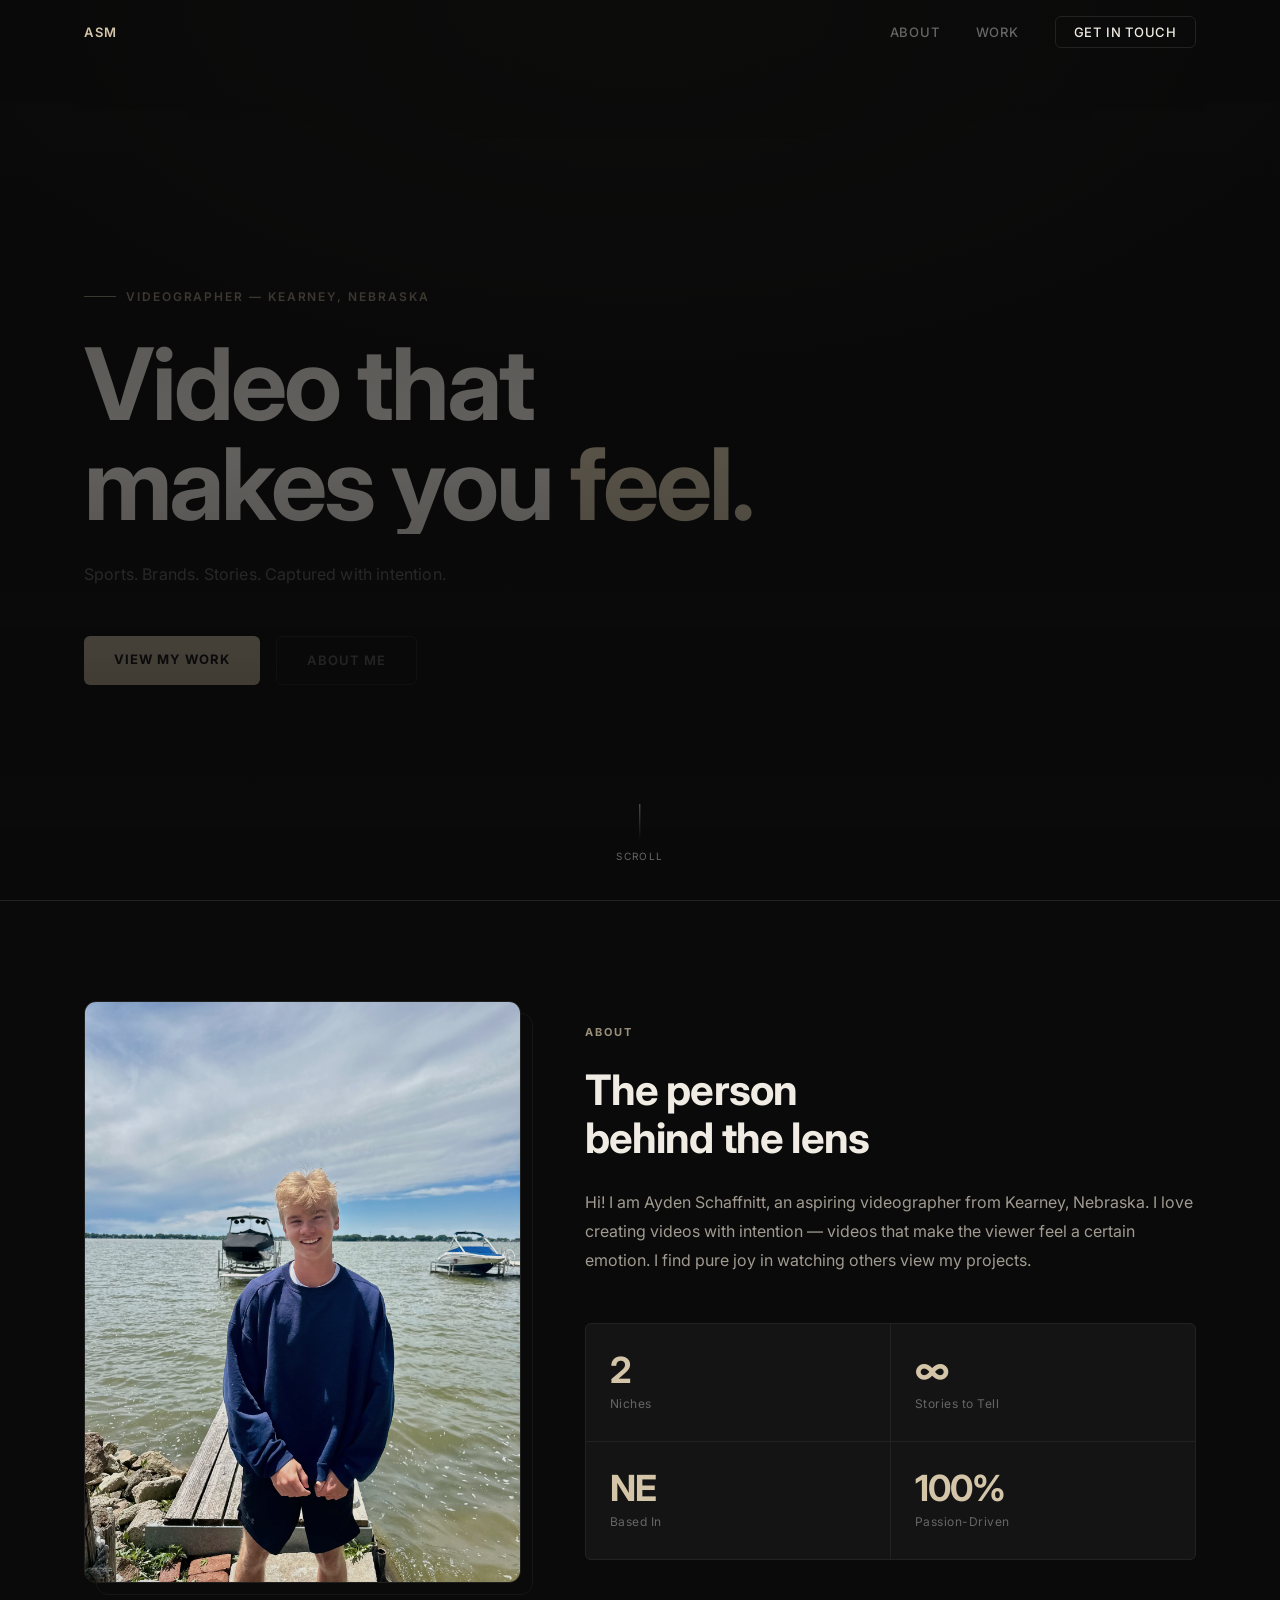
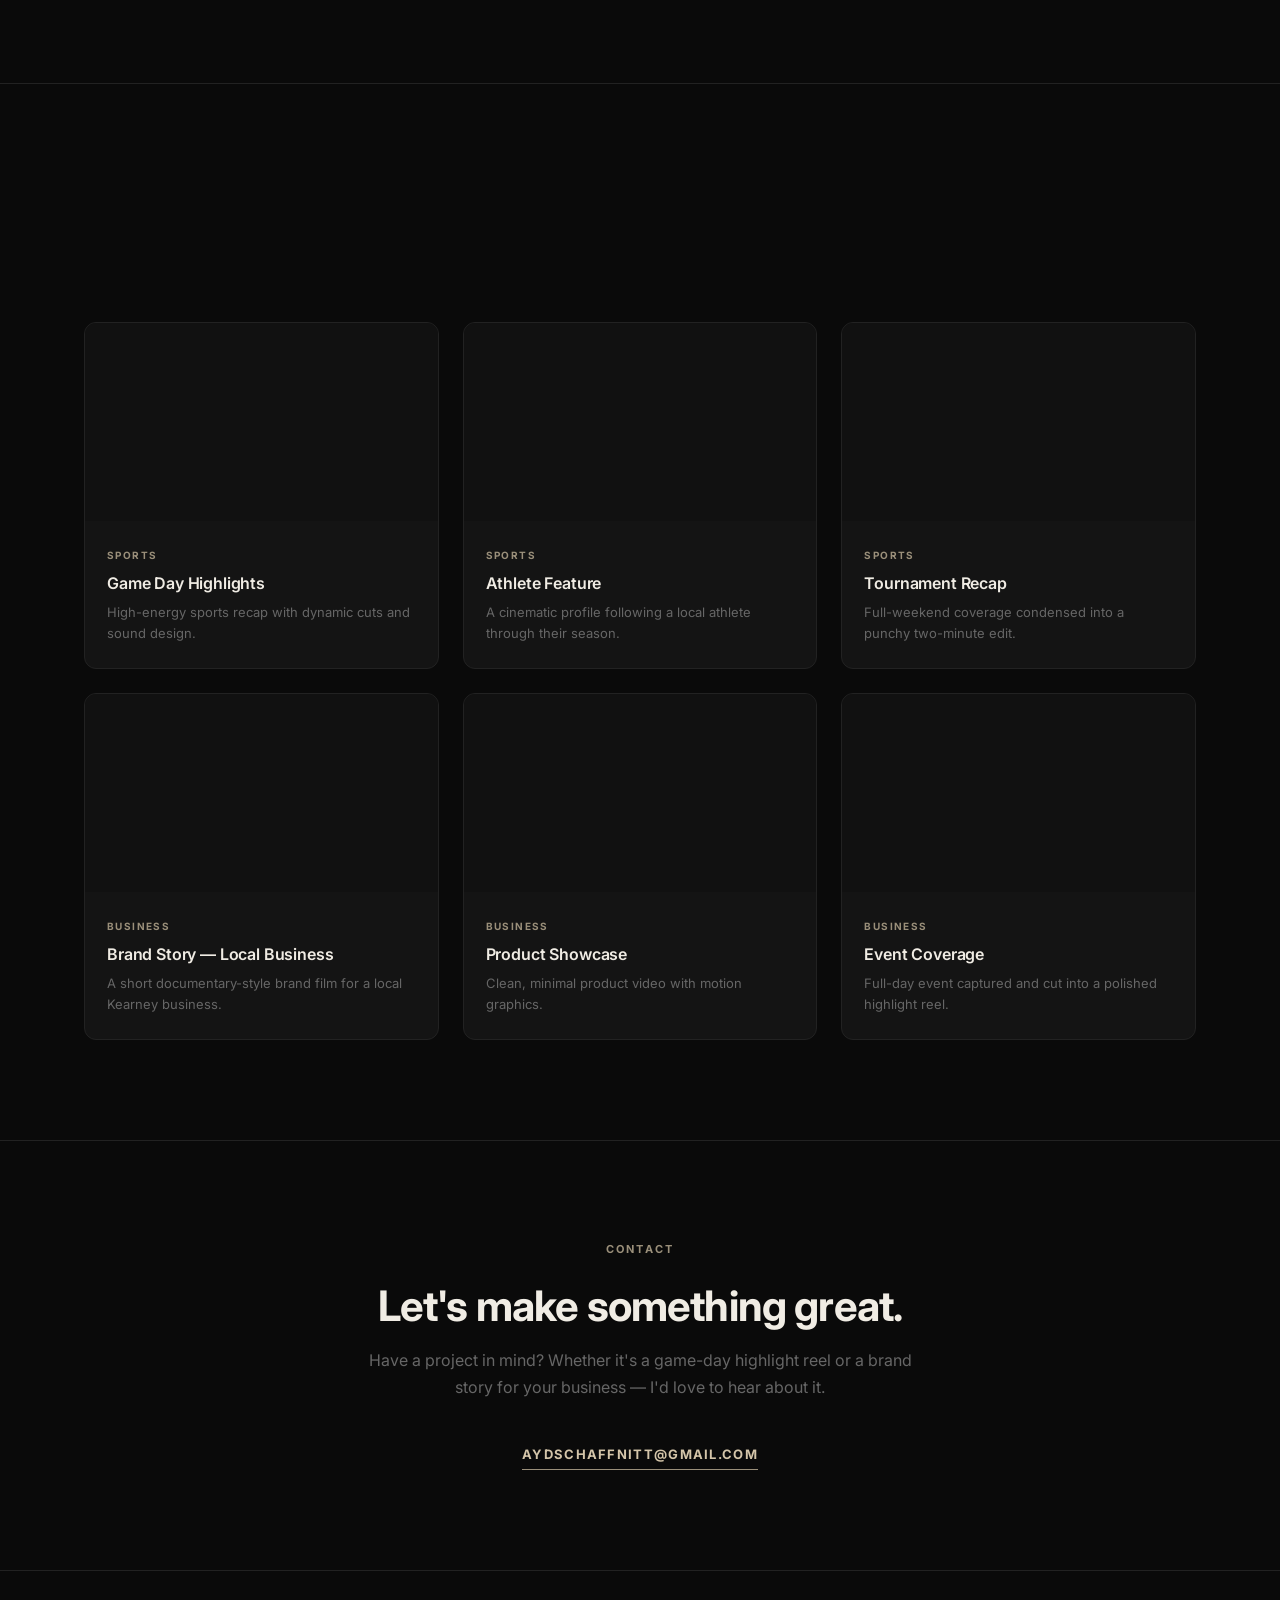
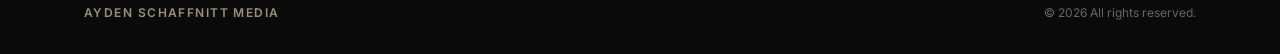
<file: ClaudeAI/portfolio/index.html>
<!DOCTYPE html>
<html lang="en">
<head>
  <meta charset="UTF-8" />
  <meta name="viewport" content="width=device-width, initial-scale=1.0" />
  <meta name="description" content="Ayden Schaffnitt Media — Videography portfolio featuring sports and business/client work from Kearney, Nebraska." />
  <title>Ayden Schaffnitt Media</title>

  <!-- Favicon placeholder (swap out for your own) -->
  <link rel="icon" href="data:image/svg+xml,<svg xmlns='http://www.w3.org/2000/svg' viewBox='0 0 100 100'><text y='.9em' font-size='90'>🎬</text></svg>" />

  <!-- Google Fonts: Inter -->
  <link rel="preconnect" href="https://fonts.googleapis.com" />
  <link rel="preconnect" href="https://fonts.gstatic.com" crossorigin />
  <link href="https://fonts.googleapis.com/css2?family=Inter:wght@400;500;600;700&display=swap" rel="stylesheet" />

  <link rel="stylesheet" href="css/styles.css" />
</head>
<body>

  <!-- ======================================================
       NAVIGATION
  ====================================================== -->
  <nav id="nav">
    <div class="container nav-inner">
      <a href="#" class="nav-logo">ASM</a>

      <ul id="nav-links">
        <li><a href="#about">About</a></li>
        <li><a href="#portfolio">Work</a></li>
        <li><a href="#contact" class="nav-cta">Get in Touch</a></li>
      </ul>

      <button id="hamburger" aria-label="Toggle menu">
        <span></span><span></span><span></span>
      </button>
    </div>
  </nav>

  <!-- ======================================================
       HERO
  ====================================================== -->
  <section id="hero">
    <div class="hero-bg"></div>

    <!-- Background video cycling layer -->
    <div class="hero-video-bg">
      <div class="hero-video-slide active" id="hero-slide-0">
        <iframe id="hero-iframe-0" src="" frameborder="0" allow="autoplay; encrypted-media" allowfullscreen tabindex="-1"></iframe>
      </div>
      <div class="hero-video-slide" id="hero-slide-1">
        <iframe id="hero-iframe-1" src="" frameborder="0" allow="autoplay; encrypted-media" allowfullscreen tabindex="-1"></iframe>
      </div>
    </div>
    <div class="hero-video-overlay"></div>

    <div class="container">
      <div class="hero-content">
        <div class="hero-eyebrow">Videographer — Kearney, Nebraska</div>
        <h1 class="hero-title">
          <span class="line">Video that</span>
          <span class="line">makes you <em>feel.</em></span>
        </h1>
        <p class="hero-sub">Sports. Brands. Stories. Captured with intention.</p>
        <div class="hero-actions">
          <a href="#portfolio" class="btn-primary">View My Work</a>
          <a href="#about" class="btn-outline">About Me</a>
        </div>
      </div>
    </div>
    <div class="hero-scroll">
      <div class="scroll-line"></div>
      Scroll
    </div>
  </section>

  <!-- ======================================================
       ABOUT
  ====================================================== -->
  <section id="about">
    <div class="container">
      <div class="about-grid">

        <div class="about-photo reveal">
          <img src="images/ayden.jpg" alt="Ayden Schaffnitt" />
        </div>

        <div class="reveal" style="transition-delay:0.1s">
          <p class="section-label">About</p>
          <h2 class="section-heading">The person<br/>behind the lens</h2>
          <br/>
          <p class="about-body">
            Hi! I am Ayden Schaffnitt, an aspiring videographer from Kearney, Nebraska.
            I love creating videos with intention — videos that make the viewer feel a certain
            emotion. I find pure joy in watching others view my projects.
          </p>

          <div class="about-stats">
            <div class="stat-item">
              <div class="stat-number">2</div>
              <div class="stat-label">Niches</div>
            </div>
            <div class="stat-item">
              <div class="stat-number">∞</div>
              <div class="stat-label">Stories to Tell</div>
            </div>
            <div class="stat-item">
              <div class="stat-number">NE</div>
              <div class="stat-label">Based In</div>
            </div>
            <div class="stat-item">
              <div class="stat-number">100%</div>
              <div class="stat-label">Passion-Driven</div>
            </div>
          </div>
        </div>

      </div>
    </div>
  </section>

  <!-- ======================================================
       PORTFOLIO
  ====================================================== -->
  <section id="portfolio">
    <div class="container">

      <div class="portfolio-header reveal">
        <div>
          <p class="section-label">Portfolio</p>
          <h2 class="section-heading">Selected Work</h2>
        </div>

        <div class="filter-tabs">
          <button class="filter-btn active" data-filter="all">All</button>
          <button class="filter-btn" data-filter="sports">Sports</button>
          <button class="filter-btn" data-filter="business">Business</button>
        </div>
      </div>

      <div id="video-grid"></div>

    </div>
  </section>

  <!-- ======================================================
       CONTACT
  ====================================================== -->
  <section id="contact">
    <div class="container">
      <div class="contact-inner reveal">
        <p class="section-label">Contact</p>
        <h2 class="section-heading">Let's make something great.</h2>
        <p class="contact-sub">
          Have a project in mind? Whether it's a game-day highlight reel or a brand
          story for your business — I'd love to hear about it.
        </p>
        <!--
          Replace the email address below with your real email.
          You can also link to an Instagram or a contact form if you prefer.
        -->
        <a href="mailto:aydschaffnitt@gmail.com" class="contact-email">
          aydschaffnitt@gmail.com
        </a>
      </div>
    </div>
  </section>

  <!-- ======================================================
       FOOTER
  ====================================================== -->
  <footer>
    <div class="container footer-inner">
      <span class="footer-logo">Ayden Schaffnitt Media</span>
      <span class="footer-copy">&copy; <span id="year"></span> All rights reserved.</span>
    </div>
  </footer>

  <!-- ======================================================
       VIDEO MODAL
  ====================================================== -->
  <div id="video-modal" role="dialog" aria-modal="true" aria-label="Video player">
    <div class="modal-inner">
      <p id="modal-title"></p>
      <div class="modal-video-wrap">
        <iframe
          id="modal-iframe"
          src=""
          allow="autoplay; fullscreen; picture-in-picture"
          allowfullscreen
        ></iframe>
        <button id="modal-close" aria-label="Close video">
          <svg viewBox="0 0 14 14" fill="none" xmlns="http://www.w3.org/2000/svg">
            <path d="M1 1L13 13M13 1L1 13" stroke-width="1.5" stroke-linecap="round"/>
          </svg>
        </button>
      </div>
    </div>
  </div>

  <!-- Scripts -->
  <script>document.getElementById('year').textContent = new Date().getFullYear();</script>
  <script src="js/videos.js"></script>
  <script src="js/main.js"></script>

</body>
</html>
</file>
<file: ClaudeAI/portfolio/css/styles.css>
/* ============================================================
   AYDEN SCHAFFNITT MEDIA — Portfolio Stylesheet
   ============================================================ */

/* ---------- Tokens ---------- */
:root {
  --bg:        #0a0a0a;
  --surface:   #141414;
  --border:    #222;
  --text:      #f0ece4;
  --muted:     #666;
  --accent:    #d4c5a9;   /* warm cream — intentional, editorial */
  --accent-dim:#9a8f7a;
  --radius:    6px;
  --max-w:     1160px;
  --nav-h:     64px;
  --transition: 0.35s cubic-bezier(0.4, 0, 0.2, 1);
}

/* ---------- Reset ---------- */
*, *::before, *::after { box-sizing: border-box; margin: 0; padding: 0; }

html { scroll-behavior: smooth; }

body {
  background: var(--bg);
  color: var(--text);
  font-family: 'Inter', system-ui, -apple-system, sans-serif;
  font-size: 16px;
  line-height: 1.6;
  -webkit-font-smoothing: antialiased;
}

img { display: block; max-width: 100%; }
a { color: inherit; text-decoration: none; }

/* ---------- Layout ---------- */
.container {
  width: 100%;
  max-width: var(--max-w);
  margin: 0 auto;
  padding: 0 24px;
}

section { padding: 100px 0; }

/* ---------- Navigation ---------- */
#nav {
  position: fixed;
  top: 0; left: 0; right: 0;
  height: var(--nav-h);
  z-index: 100;
  transition: background var(--transition), border-bottom var(--transition);
}

#nav.scrolled {
  background: rgba(10, 10, 10, 0.92);
  backdrop-filter: blur(12px);
  -webkit-backdrop-filter: blur(12px);
  border-bottom: 1px solid var(--border);
}

.nav-inner {
  display: flex;
  align-items: center;
  justify-content: space-between;
  height: 100%;
}

.nav-logo {
  font-size: 13px;
  font-weight: 600;
  letter-spacing: 0.12em;
  text-transform: uppercase;
  color: var(--accent);
}

#nav-links {
  display: flex;
  align-items: center;
  gap: 36px;
  list-style: none;
}

#nav-links a {
  font-size: 13px;
  font-weight: 500;
  letter-spacing: 0.06em;
  text-transform: uppercase;
  color: var(--muted);
  transition: color var(--transition);
}

#nav-links a:hover { color: var(--text); }

.nav-cta {
  border: 1px solid var(--border) !important;
  padding: 7px 18px !important;
  border-radius: var(--radius);
  color: var(--text) !important;
  transition: border-color var(--transition), color var(--transition) !important;
}

.nav-cta:hover {
  border-color: var(--accent) !important;
  color: var(--accent) !important;
}

/* Hamburger */
#hamburger {
  display: none;
  flex-direction: column;
  gap: 5px;
  cursor: pointer;
  padding: 4px;
}

#hamburger span {
  display: block;
  width: 22px;
  height: 1.5px;
  background: var(--text);
  transition: var(--transition);
}

/* ---------- Hero ---------- */
#hero {
  min-height: 100vh;
  display: flex;
  align-items: center;
  padding: 0;
  position: relative;
  overflow: hidden;
}

.hero-bg {
  position: absolute;
  inset: 0;
  background: radial-gradient(ellipse 80% 60% at 50% 0%, rgba(212,197,169,0.06) 0%, transparent 70%);
  pointer-events: none;
  z-index: 1;
}

/* --- Hero Video Background --- */
.hero-video-bg {
  position: absolute;
  inset: 0;
  overflow: hidden;
  z-index: 0;
}

.hero-video-slide {
  position: absolute;
  inset: 0;
  opacity: 0;
  transition: opacity 1.2s ease;
  pointer-events: none;
}

.hero-video-slide.active {
  opacity: 1;
}

.hero-video-slide iframe {
  position: absolute;
  /* Oversized to cover the container regardless of aspect ratio */
  top: 50%;
  left: 50%;
  width: 100vw;
  height: 56.25vw; /* 16:9 ratio */
  min-height: 100vh;
  min-width: 177.78vh; /* 16:9 ratio inverted */
  transform: translate(-50%, -50%);
  pointer-events: none;
}

/* Dark overlay so text stays readable over the video */
.hero-video-overlay {
  position: absolute;
  inset: 0;
  background:
    linear-gradient(to bottom, rgba(10,10,10,0.5) 0%, rgba(10,10,10,0.3) 50%, rgba(10,10,10,0.7) 100%),
    rgba(10,10,10,0.45);
  z-index: 2;
  pointer-events: none;
}

/* Ensure hero content sits above video and overlay */
.hero-content { position: relative; z-index: 3; }
.hero-scroll   { z-index: 3; }

.hero-content {
  position: relative;
  z-index: 1;
  padding-top: var(--nav-h);
}

.hero-eyebrow {
  display: inline-flex;
  align-items: center;
  gap: 10px;
  font-size: 12px;
  font-weight: 600;
  letter-spacing: 0.16em;
  text-transform: uppercase;
  color: var(--accent-dim);
  margin-bottom: 28px;
}

.hero-eyebrow::before {
  content: '';
  display: block;
  width: 32px;
  height: 1px;
  background: var(--accent-dim);
}

.hero-title {
  font-size: clamp(48px, 8vw, 100px);
  font-weight: 700;
  line-height: 1.0;
  letter-spacing: -0.03em;
  color: var(--text);
}

.hero-title .line { display: block; overflow: hidden; }

.hero-title em {
  font-style: normal;
  color: var(--accent);
}

.hero-sub {
  margin-top: 28px;
  font-size: 16px;
  color: var(--muted);
  max-width: 400px;
  letter-spacing: 0.01em;
}

.hero-actions {
  margin-top: 48px;
  display: flex;
  gap: 16px;
  flex-wrap: wrap;
}

.btn-primary {
  display: inline-block;
  padding: 13px 30px;
  background: var(--accent);
  color: #0a0a0a;
  border-radius: var(--radius);
  font-size: 13px;
  font-weight: 700;
  letter-spacing: 0.08em;
  text-transform: uppercase;
  transition: background var(--transition), transform 0.2s;
}

.btn-primary:hover {
  background: #e8d9be;
  transform: translateY(-1px);
}

.btn-outline {
  display: inline-block;
  padding: 13px 30px;
  border: 1px solid var(--border);
  border-radius: var(--radius);
  font-size: 13px;
  font-weight: 600;
  letter-spacing: 0.08em;
  text-transform: uppercase;
  color: var(--muted);
  transition: border-color var(--transition), color var(--transition), transform 0.2s;
}

.btn-outline:hover {
  border-color: var(--accent-dim);
  color: var(--text);
  transform: translateY(-1px);
}

.hero-scroll {
  position: absolute;
  bottom: 36px;
  left: 50%;
  transform: translateX(-50%);
  display: flex;
  flex-direction: column;
  align-items: center;
  gap: 8px;
  font-size: 10px;
  letter-spacing: 0.14em;
  text-transform: uppercase;
  color: var(--muted);
  animation: scrollBounce 2.4s ease-in-out infinite;
}

.scroll-line {
  width: 1px;
  height: 36px;
  background: linear-gradient(to bottom, var(--muted), transparent);
}

@keyframes scrollBounce {
  0%, 100% { transform: translateX(-50%) translateY(0); }
  50%       { transform: translateX(-50%) translateY(6px); }
}

/* ---------- About ---------- */
#about { border-top: 1px solid var(--border); }

.about-grid {
  display: grid;
  grid-template-columns: 1fr 1.4fr;
  gap: 64px;
  align-items: center;
}

.about-photo {
  position: relative;
}

.about-photo img {
  width: 100%;
  aspect-ratio: 3 / 4;
  object-fit: cover;
  object-position: center top;
  border-radius: 12px;
  filter: grayscale(20%) brightness(0.92);
  border: 1px solid var(--border);
  transition: filter 0.4s;
}

.about-photo img:hover {
  filter: grayscale(0%) brightness(1);
}

.about-photo::after {
  content: '';
  position: absolute;
  inset: 12px -12px -12px 12px;
  border: 1px solid var(--border);
  border-radius: 12px;
  z-index: -1;
  opacity: 0.5;
}

.section-label {
  font-size: 11px;
  font-weight: 700;
  letter-spacing: 0.2em;
  text-transform: uppercase;
  color: var(--accent-dim);
  margin-bottom: 24px;
}

.section-heading {
  font-size: clamp(28px, 4vw, 42px);
  font-weight: 700;
  letter-spacing: -0.02em;
  line-height: 1.15;
}

.about-body {
  font-size: 16px;
  line-height: 1.8;
  color: #a09a90;
}

.about-stats {
  display: grid;
  grid-template-columns: repeat(2, 1fr);
  gap: 1px;
  background: var(--border);
  border: 1px solid var(--border);
  border-radius: var(--radius);
  overflow: hidden;
  margin-top: 48px;
}

.stat-item {
  background: var(--surface);
  padding: 28px 24px;
}

.stat-number {
  font-size: 36px;
  font-weight: 700;
  letter-spacing: -0.03em;
  color: var(--accent);
  line-height: 1;
}

.stat-label {
  font-size: 12px;
  color: var(--muted);
  margin-top: 6px;
  letter-spacing: 0.04em;
}

/* ---------- Portfolio ---------- */
#portfolio { border-top: 1px solid var(--border); }

.portfolio-header {
  display: flex;
  align-items: flex-end;
  justify-content: space-between;
  gap: 24px;
  margin-bottom: 48px;
  flex-wrap: wrap;
}

.filter-tabs {
  display: flex;
  gap: 6px;
  background: var(--surface);
  border: 1px solid var(--border);
  border-radius: calc(var(--radius) + 2px);
  padding: 4px;
}

.filter-btn {
  appearance: none;
  border: none;
  background: transparent;
  padding: 8px 18px;
  font-size: 12px;
  font-weight: 600;
  letter-spacing: 0.08em;
  text-transform: uppercase;
  color: var(--muted);
  border-radius: var(--radius);
  cursor: pointer;
  transition: background var(--transition), color var(--transition);
}

.filter-btn:hover { color: var(--text); }

.filter-btn.active {
  background: var(--accent);
  color: #0a0a0a;
}

/* Video Grid */
#video-grid {
  display: grid;
  grid-template-columns: repeat(auto-fill, minmax(320px, 1fr));
  gap: 24px;
}

.empty-state {
  grid-column: 1 / -1;
  text-align: center;
  color: var(--muted);
  font-size: 15px;
  padding: 60px 0;
}

.video-card {
  background: var(--surface);
  border: 1px solid var(--border);
  border-radius: calc(var(--radius) * 2);
  overflow: hidden;
  opacity: 0;
  transform: translateY(16px);
  transition: opacity 0.45s var(--transition), transform 0.45s var(--transition),
              border-color 0.25s;
}

.video-card.visible {
  opacity: 1;
  transform: none;
}

.video-card:hover {
  border-color: #333;
}

.card-thumb {
  position: relative;
  aspect-ratio: 16 / 9;
  overflow: hidden;
  cursor: pointer;
  background: #111;
}

.card-thumb img {
  width: 100%;
  height: 100%;
  object-fit: cover;
  transition: transform 0.5s var(--transition), filter 0.3s;
  filter: brightness(0.85);
}

.card-thumb:hover img {
  transform: scale(1.04);
  filter: brightness(0.7);
}

.play-icon {
  position: absolute;
  inset: 0;
  display: flex;
  align-items: center;
  justify-content: center;
  opacity: 0;
  transition: opacity var(--transition);
}

.play-icon svg {
  width: 54px;
  height: 54px;
  filter: drop-shadow(0 2px 12px rgba(0,0,0,0.6));
}

.card-thumb:hover .play-icon { opacity: 1; }

.card-info {
  padding: 20px 22px 24px;
}

.card-tag {
  display: inline-block;
  font-size: 10px;
  font-weight: 700;
  letter-spacing: 0.14em;
  text-transform: uppercase;
  color: var(--accent-dim);
  margin-bottom: 10px;
}

.card-title {
  font-size: 16px;
  font-weight: 600;
  letter-spacing: -0.01em;
  line-height: 1.3;
  margin-bottom: 8px;
}

.card-desc {
  font-size: 13px;
  color: var(--muted);
  line-height: 1.6;
}

/* ---------- Modal ---------- */
#video-modal {
  display: none;
  position: fixed;
  inset: 0;
  z-index: 200;
  background: rgba(0, 0, 0, 0.88);
  backdrop-filter: blur(8px);
  -webkit-backdrop-filter: blur(8px);
  align-items: center;
  justify-content: center;
  padding: 24px;
  opacity: 0;
  transition: opacity 0.3s;
}

#video-modal.open {
  display: flex;
  opacity: 1;
}

.modal-inner {
  width: 100%;
  max-width: 900px;
  position: relative;
}

#modal-title {
  font-size: 14px;
  font-weight: 600;
  letter-spacing: 0.04em;
  color: var(--accent);
  margin-bottom: 14px;
}

.modal-video-wrap {
  position: relative;
  aspect-ratio: 16 / 9;
  background: #000;
  border-radius: var(--radius);
  overflow: hidden;
  box-shadow: 0 32px 80px rgba(0,0,0,0.7);
}

.modal-video-wrap iframe {
  width: 100%;
  height: 100%;
  border: none;
}

#modal-close {
  position: absolute;
  top: -14px;
  right: -14px;
  width: 38px;
  height: 38px;
  background: var(--surface);
  border: 1px solid var(--border);
  border-radius: 50%;
  display: flex;
  align-items: center;
  justify-content: center;
  cursor: pointer;
  transition: background var(--transition), border-color var(--transition);
  z-index: 10;
}

#modal-close:hover {
  background: var(--border);
  border-color: var(--muted);
}

#modal-close svg {
  width: 14px;
  height: 14px;
  stroke: var(--text);
}

/* ---------- Contact ---------- */
#contact {
  border-top: 1px solid var(--border);
  text-align: center;
}

.contact-inner {
  max-width: 560px;
  margin: 0 auto;
}

.contact-inner .section-heading {
  margin-bottom: 16px;
}

.contact-sub {
  color: var(--muted);
  margin-bottom: 40px;
  font-size: 16px;
  line-height: 1.7;
}

.contact-email {
  display: inline-flex;
  align-items: center;
  gap: 10px;
  font-size: 13px;
  font-weight: 700;
  letter-spacing: 0.1em;
  text-transform: uppercase;
  color: var(--accent);
  border-bottom: 1px solid var(--accent-dim);
  padding-bottom: 4px;
  transition: color var(--transition), border-color var(--transition);
}

.contact-email:hover {
  color: var(--text);
  border-color: var(--border);
}

/* ---------- Footer ---------- */
footer {
  border-top: 1px solid var(--border);
  padding: 32px 0;
}

.footer-inner {
  display: flex;
  align-items: center;
  justify-content: space-between;
  gap: 16px;
  flex-wrap: wrap;
}

.footer-logo {
  font-size: 12px;
  font-weight: 600;
  letter-spacing: 0.12em;
  text-transform: uppercase;
  color: var(--accent-dim);
}

.footer-copy {
  font-size: 12px;
  color: var(--muted);
}

/* ---------- Scroll Reveal ---------- */
.reveal {
  opacity: 0;
  transform: translateY(24px);
  transition: opacity 0.6s var(--transition), transform 0.6s var(--transition);
}

.reveal.revealed {
  opacity: 1;
  transform: none;
}

/* ---------- Responsive ---------- */
@media (max-width: 768px) {
  section { padding: 72px 0; }

  #nav-links {
    display: none;
    position: absolute;
    top: var(--nav-h);
    left: 0; right: 0;
    background: rgba(10,10,10,0.98);
    backdrop-filter: blur(12px);
    flex-direction: column;
    gap: 0;
    border-bottom: 1px solid var(--border);
    padding: 12px 0;
  }

  #nav-links.open { display: flex; }

  #nav-links li { width: 100%; }

  #nav-links a {
    display: block;
    padding: 14px 24px;
  }

  .nav-cta {
    border: none !important;
    padding: 14px 24px !important;
    border-radius: 0 !important;
  }

  #hamburger { display: flex; }

  .about-grid {
    grid-template-columns: 1fr;
    gap: 40px;
  }

  .about-photo img {
    aspect-ratio: 4 / 3;
    object-position: center 20%;
  }

  .about-photo::after { display: none; }

  .about-stats {
    grid-template-columns: repeat(2, 1fr);
  }

  .portfolio-header {
    flex-direction: column;
    align-items: flex-start;
  }

  #video-grid {
    grid-template-columns: 1fr;
  }

  #modal-close {
    top: -44px;
    right: 0;
  }
}

@media (max-width: 480px) {
  .hero-title { font-size: 40px; }
  .about-stats { grid-template-columns: 1fr; }
}
</file>
